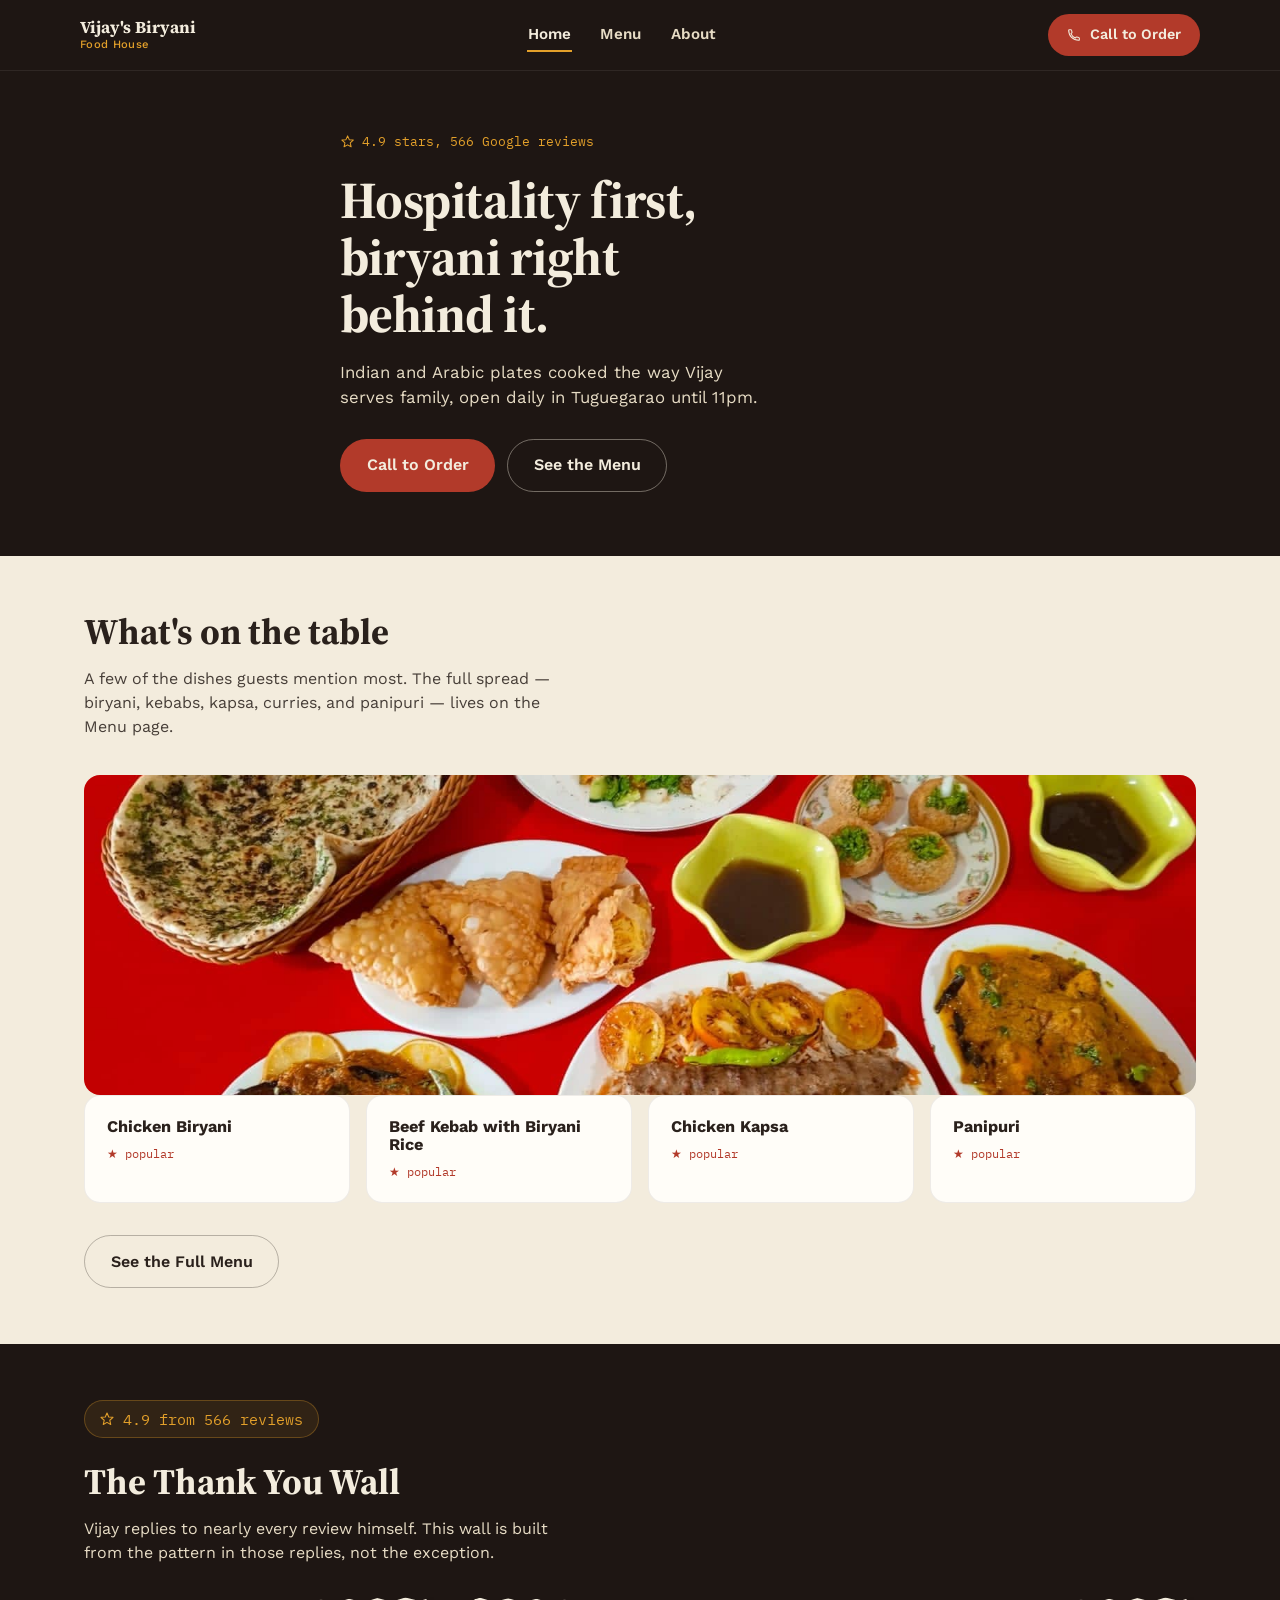
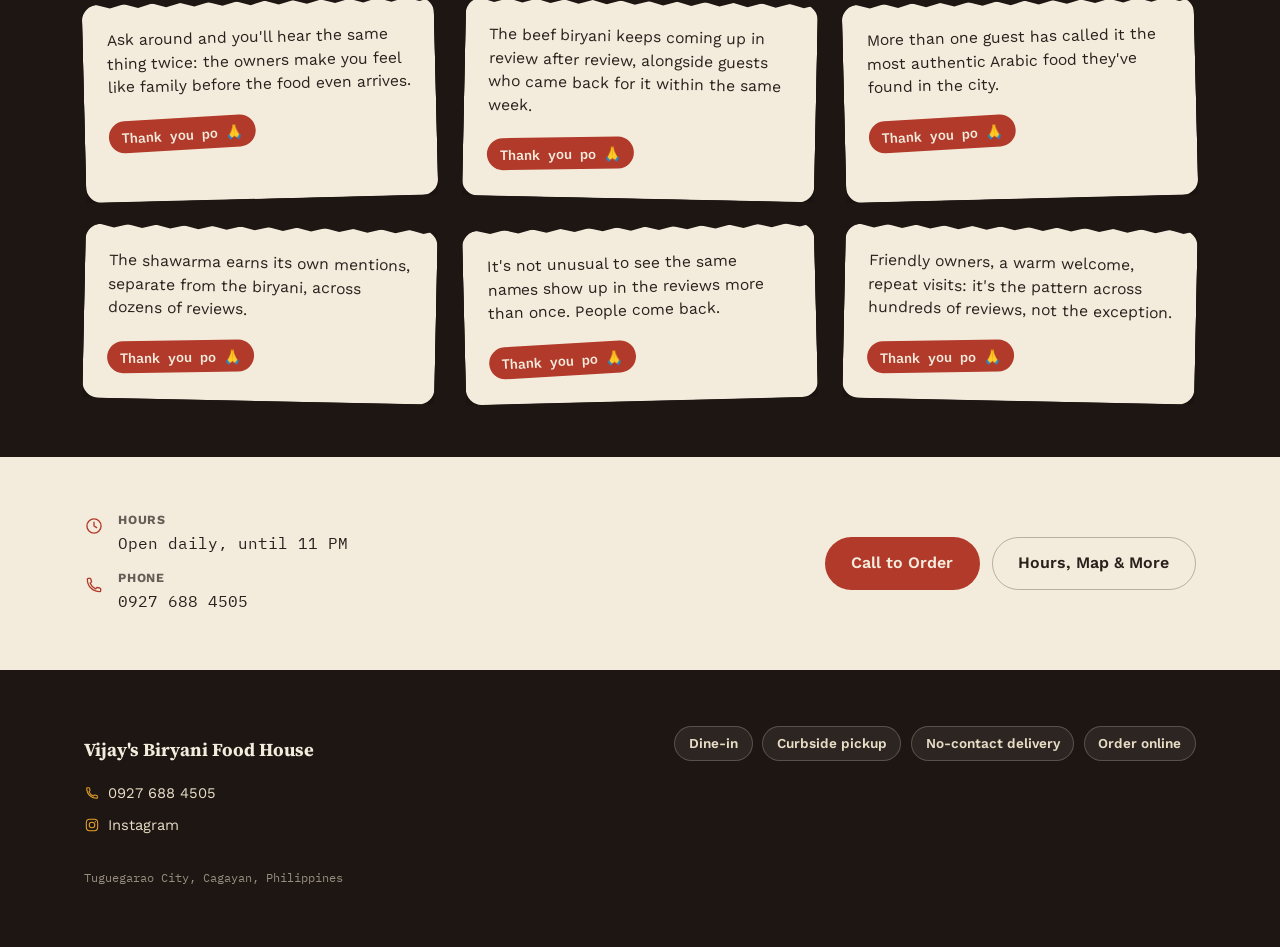
<file: index.html>
<!DOCTYPE html>
<html lang="en">
<head>
<meta charset="UTF-8">
<meta name="viewport" content="width=device-width, initial-scale=1">
<title>Vijay's Biryani Food House | Indian &amp; Arabic Food in Tuguegarao City</title>
<meta name="description" content="Vijay's Biryani Food House serves Indian and Arabic dishes in Tuguegarao City, Cagayan. Dine-in, curbside pickup, and delivery, open daily until 11 PM. Rated 4.9 stars from 566 Google reviews.">
<meta name="theme-color" content="#1E1613">
<link rel="icon" href="data:image/svg+xml,%3Csvg xmlns='http://www.w3.org/2000/svg' viewBox='0 0 100 100'%3E%3Crect width='100' height='100' rx='20' fill='%231E1613'/%3E%3Ccircle cx='50' cy='50' r='28' fill='none' stroke='%23E3A02A' stroke-width='6'/%3E%3Ccircle cx='50' cy='50' r='10' fill='%23B23A2A'/%3E%3C/svg%3E">
<link rel="preconnect" href="https://fonts.googleapis.com">
<link rel="preconnect" href="https://fonts.gstatic.com" crossorigin>
<link href="https://fonts.googleapis.com/css2?family=Work+Sans:wght@400;500;600;700&family=Source+Serif+4:ital,wght@0,600;0,700;1,600;1,700&family=IBM+Plex+Mono:wght@400;500;600&display=swap" rel="stylesheet">
<link rel="stylesheet" href="styles.css">
<!-- TODO: replace "url" and "image" below with the final vijaysbiryanifoodhouse.com domain once it's live -->
<script type="application/ld+json">
{
  "@context": "https://schema.org",
  "@type": "Restaurant",
  "name": "Vijay's Biryani Food House",
  "image": "https://vijaysbiryanifoodhouse.com/main.jpg",
  "url": "https://vijaysbiryanifoodhouse.com/",
  "telephone": "+639276884505",
  "priceRange": "₱1–₱500",
  "servesCuisine": ["Indian", "Arabic"],
  "address": {
    "@type": "PostalAddress",
    "streetAddress": "MP3V+5GV Rodriguez Residence",
    "addressLocality": "Tuguegarao City",
    "addressRegion": "Cagayan",
    "addressCountry": "PH"
  },
  "aggregateRating": {
    "@type": "AggregateRating",
    "ratingValue": "4.9",
    "reviewCount": "566"
  },
  "sameAs": [
    "https://www.instagram.com/vijaysbriyanifoodhouse/"
  ],
  "menu": "https://vijaysbiryanifoodhouse.com/menu.html",
  "acceptsReservations": "False"
}
</script>
</head>
<body>

<a class="skip-link" href="#main">Skip to content</a>

<header class="site-header">
  <div class="header-inner">
    <a class="brand" href="index.html">Vijay's Biryani<span>Food House</span></a>
    <nav class="site-nav" aria-label="Primary">
      <a href="index.html" aria-current="page">Home</a>
      <a href="menu.html">Menu</a>
      <a href="about.html">About</a>
    </nav>
    <div class="header-actions">
      <a class="btn btn-primary header-cta" href="tel:+639276884505" aria-label="Call to Order">
        <svg class="icon" viewBox="0 0 24 24" fill="none" stroke="currentColor" stroke-width="1.6" stroke-linecap="round" stroke-linejoin="round" aria-hidden="true"><path d="M4 5c0-.6.4-1 1-1h2.2c.5 0 .9.3 1 .8l.8 3a1 1 0 0 1-.3 1L7.4 10a12 12 0 0 0 6.6 6.6l1.2-1.3a1 1 0 0 1 1-.3l3 .8c.5.1.8.5.8 1V19c0 .6-.4 1-1 1C10.5 20 4 13.5 4 5Z"/></svg>
        <span class="header-cta-label">Call to Order</span>
      </a>
      <button class="nav-toggle" type="button" aria-expanded="false" aria-controls="mobile-nav-panel" aria-label="Toggle menu">
        <svg class="icon icon-menu" viewBox="0 0 24 24" fill="none" stroke="currentColor" stroke-width="1.8" stroke-linecap="round" stroke-linejoin="round" aria-hidden="true"><path d="M4 7h16M4 12h16M4 17h16"/></svg>
        <svg class="icon icon-close" viewBox="0 0 24 24" fill="none" stroke="currentColor" stroke-width="1.8" stroke-linecap="round" stroke-linejoin="round" aria-hidden="true"><path d="M6 6l12 12M18 6 6 18"/></svg>
      </button>
    </div>
  </div>
  <nav class="mobile-nav-panel" id="mobile-nav-panel" aria-label="Primary mobile">
    <a href="index.html" aria-current="page">Home</a>
    <a href="menu.html">Menu</a>
    <a href="about.html">About</a>
  </nav>
</header>

<main id="main">

  <section id="top" class="hero">
    <div class="container hero-inner">
      <p class="hero-eyebrow">
        <svg class="icon" viewBox="0 0 24 24" fill="none" stroke="currentColor" stroke-width="1.6" stroke-linecap="round" stroke-linejoin="round" aria-hidden="true"><path d="m12 3 2.6 5.9 6.4.6-4.8 4.4 1.4 6.3L12 17.1 6.4 20.2l1.4-6.3-4.8-4.4 6.4-.6L12 3Z"/></svg>
        4.9 stars, 566 Google reviews
      </p>
      <h1>Hospitality first, biryani right behind it.</h1>
      <p class="hero-sub">Indian and Arabic plates cooked the way Vijay serves family, open daily in Tuguegarao until 11pm.</p>
      <div class="hero-actions">
        <a class="btn btn-primary" href="tel:+639276884505">Call to Order</a>
        <a class="btn btn-ghost-dark" href="menu.html">See the Menu</a>
      </div>
    </div>
  </section>

  <section id="teaser" class="section-basmati">
    <div class="container">
      <div class="section-head reveal">
        <h2>What's on the table</h2>
        <p>A few of the dishes guests mention most. The full spread — biryani, kebabs, kapsa, curries, and panipuri — lives on the Menu page.</p>
      </div>

      <img class="site-photo photo-lg reveal" src="main.jpg" alt="A spread of dishes at Vijay's Biryani Food House, including naan, salad, samosas, panipuri, beef kebab with biryani rice, and curry" loading="lazy" width="1600" height="1200">

      <div class="teaser-grid">
        <div class="teaser-card reveal">
          <h3>Chicken Biryani</h3>
          <span class="star">★ popular</span>
        </div>
        <div class="teaser-card reveal">
          <h3>Beef Kebab with Biryani Rice</h3>
          <span class="star">★ popular</span>
        </div>
        <div class="teaser-card reveal">
          <h3>Chicken Kapsa</h3>
          <span class="star">★ popular</span>
        </div>
        <div class="teaser-card reveal">
          <h3>Panipuri</h3>
          <span class="star">★ popular</span>
        </div>
      </div>

      <a class="btn btn-ghost-light reveal" href="menu.html">See the Full Menu</a>
    </div>
  </section>

  <section id="thanks" class="section-char">
    <div class="container">
      <div class="section-head reveal">
        <span class="rating-badge">
          <svg class="icon" viewBox="0 0 24 24" fill="none" stroke="currentColor" stroke-width="1.6" stroke-linecap="round" stroke-linejoin="round" aria-hidden="true"><path d="m12 3 2.6 5.9 6.4.6-4.8 4.4 1.4 6.3L12 17.1 6.4 20.2l1.4-6.3-4.8-4.4 6.4-.6L12 3Z"/></svg>
          4.9 from 566 reviews
        </span>
        <h2>The Thank You Wall</h2>
        <p>Vijay replies to nearly every review himself. This wall is built from the pattern in those replies, not the exception.</p>
      </div>

      <div class="stamp-grid">
        <div class="stamp-card reveal">
          <p>Ask around and you'll hear the same thing twice: the owners make you feel like family before the food even arrives.</p>
          <span class="stamp-signoff">Thank you po 🙏</span>
        </div>
        <div class="stamp-card reveal">
          <p>The beef biryani keeps coming up in review after review, alongside guests who came back for it within the same week.</p>
          <span class="stamp-signoff">Thank you po 🙏</span>
        </div>
        <div class="stamp-card reveal">
          <p>More than one guest has called it the most authentic Arabic food they've found in the city.</p>
          <span class="stamp-signoff">Thank you po 🙏</span>
        </div>
        <div class="stamp-card reveal">
          <p>The shawarma earns its own mentions, separate from the biryani, across dozens of reviews.</p>
          <span class="stamp-signoff">Thank you po 🙏</span>
        </div>
        <div class="stamp-card reveal">
          <p>It's not unusual to see the same names show up in the reviews more than once. People come back.</p>
          <span class="stamp-signoff">Thank you po 🙏</span>
        </div>
        <div class="stamp-card reveal">
          <p>Friendly owners, a warm welcome, repeat visits: it's the pattern across hundreds of reviews, not the exception.</p>
          <span class="stamp-signoff">Thank you po 🙏</span>
        </div>
      </div>
      <!-- TODO: confirm owner's name with client for direct attribution on this wall -->
    </div>
  </section>

  <section id="visit" class="section-basmati">
    <div class="container visit-strip">
      <div class="visit-strip-facts reveal">
        <div class="fact-row">
          <svg class="icon" viewBox="0 0 24 24" fill="none" stroke="currentColor" stroke-width="1.6" stroke-linecap="round" stroke-linejoin="round" aria-hidden="true"><circle cx="12" cy="12" r="8.5"/><path d="M12 7.5V12l3.2 2"/></svg>
          <div>
            <h3>Hours</h3>
            <p class="mono">Open daily, until 11 PM</p>
          </div>
        </div>
        <div class="fact-row">
          <svg class="icon" viewBox="0 0 24 24" fill="none" stroke="currentColor" stroke-width="1.6" stroke-linecap="round" stroke-linejoin="round" aria-hidden="true"><path d="M4 5c0-.6.4-1 1-1h2.2c.5 0 .9.3 1 .8l.8 3a1 1 0 0 1-.3 1L7.4 10a12 12 0 0 0 6.6 6.6l1.2-1.3a1 1 0 0 1 1-.3l3 .8c.5.1.8.5.8 1V19c0 .6-.4 1-1 1C10.5 20 4 13.5 4 5Z"/></svg>
          <div>
            <h3>Phone</h3>
            <p class="mono">0927 688 4505</p>
          </div>
        </div>
      </div>
      <div class="visit-strip-actions reveal">
        <a class="btn btn-primary" href="tel:+639276884505">Call to Order</a>
        <a class="btn btn-ghost-light" href="about.html#visit">Hours, Map &amp; More</a>
      </div>
    </div>
  </section>

</main>

<footer class="site-footer">
  <div class="container footer-inner">
    <div>
      <p class="footer-brand">Vijay's Biryani Food House</p>
      <div class="footer-contact">
        <a href="tel:+639276884505">
          <svg class="icon" viewBox="0 0 24 24" fill="none" stroke="currentColor" stroke-width="1.6" stroke-linecap="round" stroke-linejoin="round" aria-hidden="true"><path d="M4 5c0-.6.4-1 1-1h2.2c.5 0 .9.3 1 .8l.8 3a1 1 0 0 1-.3 1L7.4 10a12 12 0 0 0 6.6 6.6l1.2-1.3a1 1 0 0 1 1-.3l3 .8c.5.1.8.5.8 1V19c0 .6-.4 1-1 1C10.5 20 4 13.5 4 5Z"/></svg>
          0927 688 4505
        </a>
        <a href="https://www.instagram.com/vijaysbriyanifoodhouse/" target="_blank" rel="noopener noreferrer">
          <svg class="icon" viewBox="0 0 24 24" fill="none" stroke="currentColor" stroke-width="1.6" stroke-linecap="round" stroke-linejoin="round" aria-hidden="true"><rect x="3.5" y="3.5" width="17" height="17" rx="5"/><circle cx="12" cy="12" r="4.2"/><circle cx="17" cy="7" r="0.9" fill="currentColor" stroke="none"/></svg>
          Instagram
        </a>
      </div>
    </div>

    <div class="badge-row">
      <span class="badge">Dine-in</span>
      <span class="badge">Curbside pickup</span>
      <span class="badge">No-contact delivery</span>
      <span class="badge">Order online</span>
    </div>
  </div>
  <div class="container">
    <p class="footer-fine">Tuguegarao City, Cagayan, Philippines</p>
  </div>
</footer>

<a class="sticky-cta" href="tel:+639276884505">
  <svg class="icon" viewBox="0 0 24 24" fill="none" stroke="currentColor" stroke-width="1.8" stroke-linecap="round" stroke-linejoin="round" aria-hidden="true"><path d="M4 5c0-.6.4-1 1-1h2.2c.5 0 .9.3 1 .8l.8 3a1 1 0 0 1-.3 1L7.4 10a12 12 0 0 0 6.6 6.6l1.2-1.3a1 1 0 0 1 1-.3l3 .8c.5.1.8.5.8 1V19c0 .6-.4 1-1 1C10.5 20 4 13.5 4 5Z"/></svg>
  Call to Order
</a>

<script src="script.js"></script>

</body>
</html>
</file>
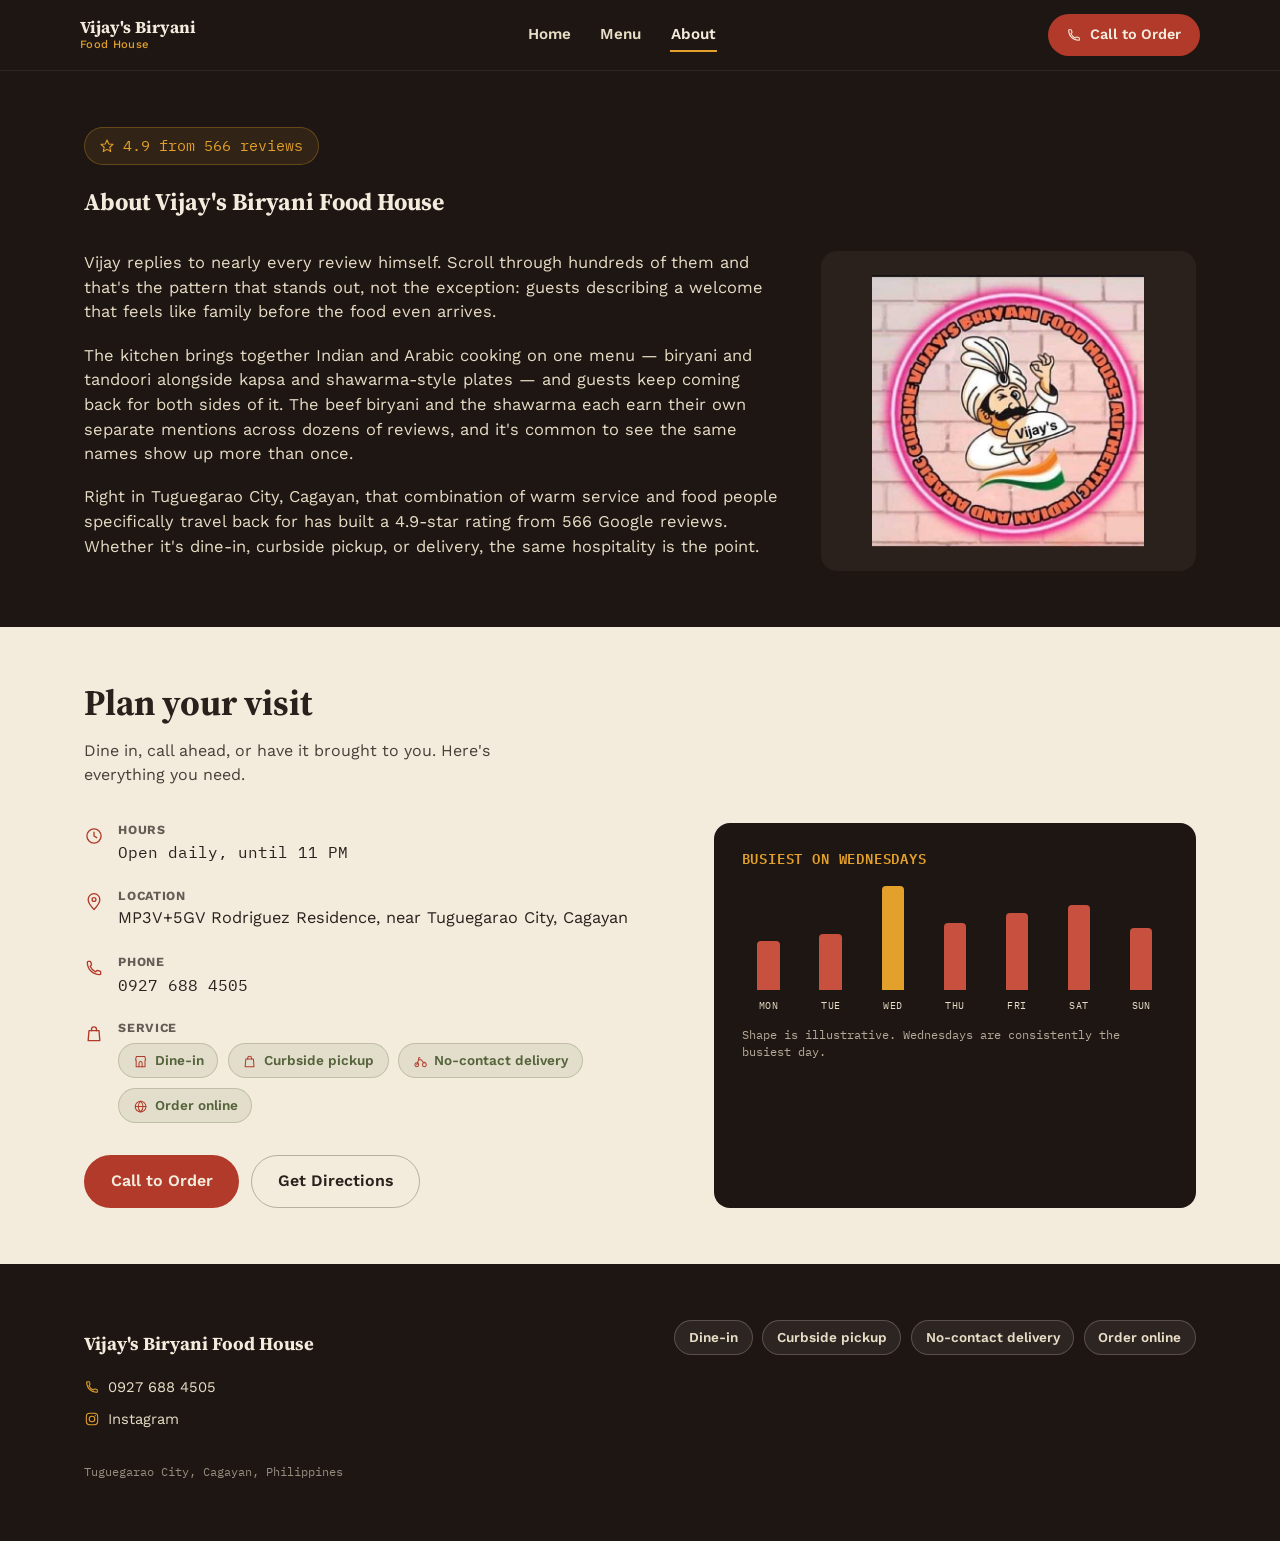
<file: about.html>
<!DOCTYPE html>
<html lang="en">
<head>
<meta charset="UTF-8">
<meta name="viewport" content="width=device-width, initial-scale=1">
<title>About | Vijay's Biryani Food House</title>
<meta name="description" content="The hospitality story behind Vijay's Biryani Food House in Tuguegarao City, plus hours, location, and how to reach us. Rated 4.9 stars from 566 Google reviews.">
<meta name="theme-color" content="#1E1613">
<link rel="icon" href="data:image/svg+xml,%3Csvg xmlns='http://www.w3.org/2000/svg' viewBox='0 0 100 100'%3E%3Crect width='100' height='100' rx='20' fill='%231E1613'/%3E%3Ccircle cx='50' cy='50' r='28' fill='none' stroke='%23E3A02A' stroke-width='6'/%3E%3Ccircle cx='50' cy='50' r='10' fill='%23B23A2A'/%3E%3C/svg%3E">
<link rel="preconnect" href="https://fonts.googleapis.com">
<link rel="preconnect" href="https://fonts.gstatic.com" crossorigin>
<link href="https://fonts.googleapis.com/css2?family=Work+Sans:wght@400;500;600;700&family=Source+Serif+4:ital,wght@0,600;0,700;1,600;1,700&family=IBM+Plex+Mono:wght@400;500;600&display=swap" rel="stylesheet">
<link rel="stylesheet" href="styles.css">
<!-- TODO: replace "url" and "image" below with the final vijaysbiryanifoodhouse.com domain once it's live -->
<script type="application/ld+json">
{
  "@context": "https://schema.org",
  "@type": "Restaurant",
  "name": "Vijay's Biryani Food House",
  "image": "https://vijaysbiryanifoodhouse.com/main.jpg",
  "url": "https://vijaysbiryanifoodhouse.com/",
  "telephone": "+639276884505",
  "priceRange": "₱1–₱500",
  "servesCuisine": ["Indian", "Arabic"],
  "address": {
    "@type": "PostalAddress",
    "streetAddress": "MP3V+5GV Rodriguez Residence",
    "addressLocality": "Tuguegarao City",
    "addressRegion": "Cagayan",
    "addressCountry": "PH"
  },
  "aggregateRating": {
    "@type": "AggregateRating",
    "ratingValue": "4.9",
    "reviewCount": "566"
  },
  "sameAs": [
    "https://www.instagram.com/vijaysbriyanifoodhouse/"
  ],
  "menu": "https://vijaysbiryanifoodhouse.com/menu.html",
  "acceptsReservations": "False"
}
</script>
</head>
<body>

<a class="skip-link" href="#main">Skip to content</a>

<header class="site-header">
  <div class="header-inner">
    <a class="brand" href="index.html">Vijay's Biryani<span>Food House</span></a>
    <nav class="site-nav" aria-label="Primary">
      <a href="index.html">Home</a>
      <a href="menu.html">Menu</a>
      <a href="about.html" aria-current="page">About</a>
    </nav>
    <div class="header-actions">
      <a class="btn btn-primary header-cta" href="tel:+639276884505" aria-label="Call to Order">
        <svg class="icon" viewBox="0 0 24 24" fill="none" stroke="currentColor" stroke-width="1.6" stroke-linecap="round" stroke-linejoin="round" aria-hidden="true"><path d="M4 5c0-.6.4-1 1-1h2.2c.5 0 .9.3 1 .8l.8 3a1 1 0 0 1-.3 1L7.4 10a12 12 0 0 0 6.6 6.6l1.2-1.3a1 1 0 0 1 1-.3l3 .8c.5.1.8.5.8 1V19c0 .6-.4 1-1 1C10.5 20 4 13.5 4 5Z"/></svg>
        <span class="header-cta-label">Call to Order</span>
      </a>
      <button class="nav-toggle" type="button" aria-expanded="false" aria-controls="mobile-nav-panel" aria-label="Toggle menu">
        <svg class="icon icon-menu" viewBox="0 0 24 24" fill="none" stroke="currentColor" stroke-width="1.8" stroke-linecap="round" stroke-linejoin="round" aria-hidden="true"><path d="M4 7h16M4 12h16M4 17h16"/></svg>
        <svg class="icon icon-close" viewBox="0 0 24 24" fill="none" stroke="currentColor" stroke-width="1.8" stroke-linecap="round" stroke-linejoin="round" aria-hidden="true"><path d="M6 6l12 12M18 6 6 18"/></svg>
      </button>
    </div>
  </div>
  <nav class="mobile-nav-panel" id="mobile-nav-panel" aria-label="Primary mobile">
    <a href="index.html">Home</a>
    <a href="menu.html">Menu</a>
    <a href="about.html" aria-current="page">About</a>
  </nav>
</header>

<main id="main">

  <section id="story" class="section-char">
    <div class="container">
      <div class="section-head reveal">
        <span class="rating-badge">
          <svg class="icon" viewBox="0 0 24 24" fill="none" stroke="currentColor" stroke-width="1.6" stroke-linecap="round" stroke-linejoin="round" aria-hidden="true"><path d="m12 3 2.6 5.9 6.4.6-4.8 4.4 1.4 6.3L12 17.1 6.4 20.2l1.4-6.3-4.8-4.4 6.4-.6L12 3Z"/></svg>
          4.9 from 566 reviews
        </span>
        <h1>About Vijay's Biryani Food House</h1>
      </div>

      <div class="story-grid">
        <div class="story-copy reveal">
          <p>Vijay replies to nearly every review himself. Scroll through hundreds of them and that's the pattern that stands out, not the exception: guests describing a welcome that feels like family before the food even arrives.</p>
          <p>The kitchen brings together Indian and Arabic cooking on one menu — biryani and tandoori alongside kapsa and shawarma-style plates — and guests keep coming back for both sides of it. The beef biryani and the shawarma each earn their own separate mentions across dozens of reviews, and it's common to see the same names show up more than once.</p>
          <p>Right in Tuguegarao City, Cagayan, that combination of warm service and food people specifically travel back for has built a 4.9-star rating from 566 Google reviews. Whether it's dine-in, curbside pickup, or delivery, the same hospitality is the point.</p>
        </div>
        <div class="story-photo reveal">
          <img class="site-photo photo-logo" src="vijaylogo.jpg" alt="Vijay's Biryani Food House logo" loading="lazy" width="567" height="567">
        </div>
      </div>
      <!-- TODO: confirm owner's name with client for direct attribution -->
    </div>
  </section>

  <section id="visit" class="section-basmati">
    <div class="container">
      <div class="section-head reveal">
        <h2>Plan your visit</h2>
        <p>Dine in, call ahead, or have it brought to you. Here's everything you need.</p>
      </div>

      <div class="visit-grid">
        <div class="visit-facts reveal">

          <div class="fact-row">
            <svg class="icon" viewBox="0 0 24 24" fill="none" stroke="currentColor" stroke-width="1.6" stroke-linecap="round" stroke-linejoin="round" aria-hidden="true"><circle cx="12" cy="12" r="8.5"/><path d="M12 7.5V12l3.2 2"/></svg>
            <div>
              <h3>Hours</h3>
              <p class="mono">Open daily, until 11 PM</p>
            </div>
          </div>

          <div class="fact-row">
            <svg class="icon" viewBox="0 0 24 24" fill="none" stroke="currentColor" stroke-width="1.6" stroke-linecap="round" stroke-linejoin="round" aria-hidden="true"><path d="M12 21s7-7.2 7-12a7 7 0 1 0-14 0c0 4.8 7 12 7 12Z"/><circle cx="12" cy="9" r="2.3"/></svg>
            <div>
              <h3>Location</h3>
              <p>MP3V+5GV Rodriguez Residence, near Tuguegarao City, Cagayan</p>
            </div>
          </div>

          <div class="fact-row">
            <svg class="icon" viewBox="0 0 24 24" fill="none" stroke="currentColor" stroke-width="1.6" stroke-linecap="round" stroke-linejoin="round" aria-hidden="true"><path d="M4 5c0-.6.4-1 1-1h2.2c.5 0 .9.3 1 .8l.8 3a1 1 0 0 1-.3 1L7.4 10a12 12 0 0 0 6.6 6.6l1.2-1.3a1 1 0 0 1 1-.3l3 .8c.5.1.8.5.8 1V19c0 .6-.4 1-1 1C10.5 20 4 13.5 4 5Z"/></svg>
            <div>
              <h3>Phone</h3>
              <p class="mono">0927 688 4505</p>
            </div>
          </div>

          <div class="fact-row">
            <svg class="icon" viewBox="0 0 24 24" fill="none" stroke="currentColor" stroke-width="1.6" stroke-linecap="round" stroke-linejoin="round" aria-hidden="true"><path d="M6 8h12l1 12H5L6 8Z"/><path d="M9 8V6.5a3 3 0 0 1 6 0V8"/></svg>
            <div>
              <h3>Service</h3>
              <div class="badge-row">
                <span class="badge">
                  <svg class="icon" viewBox="0 0 24 24" fill="none" stroke="currentColor" stroke-width="1.6" stroke-linecap="round" stroke-linejoin="round" aria-hidden="true"><path d="M4 9.5 5.2 4h13.6L20 9.5"/><path d="M5 9.5V20h14V9.5"/><path d="M9.5 20v-5.5a2.5 2.5 0 0 1 5 0V20"/></svg>
                  Dine-in
                </span>
                <span class="badge">
                  <svg class="icon" viewBox="0 0 24 24" fill="none" stroke="currentColor" stroke-width="1.6" stroke-linecap="round" stroke-linejoin="round" aria-hidden="true"><path d="M6 8h12l1 12H5L6 8Z"/><path d="M9 8V6.5a3 3 0 0 1 6 0V8"/></svg>
                  Curbside pickup
                </span>
                <span class="badge">
                  <svg class="icon" viewBox="0 0 24 24" fill="none" stroke="currentColor" stroke-width="1.6" stroke-linecap="round" stroke-linejoin="round" aria-hidden="true"><circle cx="6" cy="17" r="3"/><circle cx="18" cy="17" r="3"/><path d="M6 17 9 9h4l3 4h3"/><path d="M9 9V6h2"/></svg>
                  No-contact delivery
                </span>
                <span class="badge">
                  <svg class="icon" viewBox="0 0 24 24" fill="none" stroke="currentColor" stroke-width="1.6" stroke-linecap="round" stroke-linejoin="round" aria-hidden="true"><circle cx="12" cy="12" r="8.5"/><path d="M3.5 12h17M12 3.5c2.5 2.3 3.8 5.3 3.8 8.5s-1.3 6.2-3.8 8.5c-2.5-2.3-3.8-5.3-3.8-8.5S9.5 5.8 12 3.5Z"/></svg>
                  Order online
                </span>
              </div>
            </div>
          </div>

          <div class="visit-actions">
            <a class="btn btn-primary" href="tel:+639276884505">Call to Order</a>
            <a class="btn btn-ghost-light" href="https://www.google.com/maps/search/?api=1&amp;query=MP3V%2B5GV+Tuguegarao+City%2C+Cagayan" target="_blank" rel="noopener noreferrer">Get Directions</a>
          </div>
        </div>

        <div class="popular-times reveal">
          <h3>Busiest on Wednesdays</h3>
          <div class="bars">
            <div class="bar-col"><div class="bar" style="height:38%"></div><span class="bar-label">MON</span></div>
            <div class="bar-col"><div class="bar" style="height:44%"></div><span class="bar-label">TUE</span></div>
            <div class="bar-col is-peak"><div class="bar" style="height:100%"></div><span class="bar-label">WED</span></div>
            <div class="bar-col"><div class="bar" style="height:52%"></div><span class="bar-label">THU</span></div>
            <div class="bar-col"><div class="bar" style="height:60%"></div><span class="bar-label">FRI</span></div>
            <div class="bar-col"><div class="bar" style="height:66%"></div><span class="bar-label">SAT</span></div>
            <div class="bar-col"><div class="bar" style="height:48%"></div><span class="bar-label">SUN</span></div>
          </div>
          <p class="caption">Shape is illustrative. Wednesdays are consistently the busiest day.</p>
        </div>
      </div>
    </div>
  </section>

</main>

<footer class="site-footer">
  <div class="container footer-inner">
    <div>
      <p class="footer-brand">Vijay's Biryani Food House</p>
      <div class="footer-contact">
        <a href="tel:+639276884505">
          <svg class="icon" viewBox="0 0 24 24" fill="none" stroke="currentColor" stroke-width="1.6" stroke-linecap="round" stroke-linejoin="round" aria-hidden="true"><path d="M4 5c0-.6.4-1 1-1h2.2c.5 0 .9.3 1 .8l.8 3a1 1 0 0 1-.3 1L7.4 10a12 12 0 0 0 6.6 6.6l1.2-1.3a1 1 0 0 1 1-.3l3 .8c.5.1.8.5.8 1V19c0 .6-.4 1-1 1C10.5 20 4 13.5 4 5Z"/></svg>
          0927 688 4505
        </a>
        <a href="https://www.instagram.com/vijaysbriyanifoodhouse/" target="_blank" rel="noopener noreferrer">
          <svg class="icon" viewBox="0 0 24 24" fill="none" stroke="currentColor" stroke-width="1.6" stroke-linecap="round" stroke-linejoin="round" aria-hidden="true"><rect x="3.5" y="3.5" width="17" height="17" rx="5"/><circle cx="12" cy="12" r="4.2"/><circle cx="17" cy="7" r="0.9" fill="currentColor" stroke="none"/></svg>
          Instagram
        </a>
      </div>
    </div>

    <div class="badge-row">
      <span class="badge">Dine-in</span>
      <span class="badge">Curbside pickup</span>
      <span class="badge">No-contact delivery</span>
      <span class="badge">Order online</span>
    </div>
  </div>
  <div class="container">
    <p class="footer-fine">Tuguegarao City, Cagayan, Philippines</p>
  </div>
</footer>

<a class="sticky-cta" href="tel:+639276884505">
  <svg class="icon" viewBox="0 0 24 24" fill="none" stroke="currentColor" stroke-width="1.8" stroke-linecap="round" stroke-linejoin="round" aria-hidden="true"><path d="M4 5c0-.6.4-1 1-1h2.2c.5 0 .9.3 1 .8l.8 3a1 1 0 0 1-.3 1L7.4 10a12 12 0 0 0 6.6 6.6l1.2-1.3a1 1 0 0 1 1-.3l3 .8c.5.1.8.5.8 1V19c0 .6-.4 1-1 1C10.5 20 4 13.5 4 5Z"/></svg>
  Call to Order
</a>

<script src="script.js"></script>

</body>
</html>
</file>
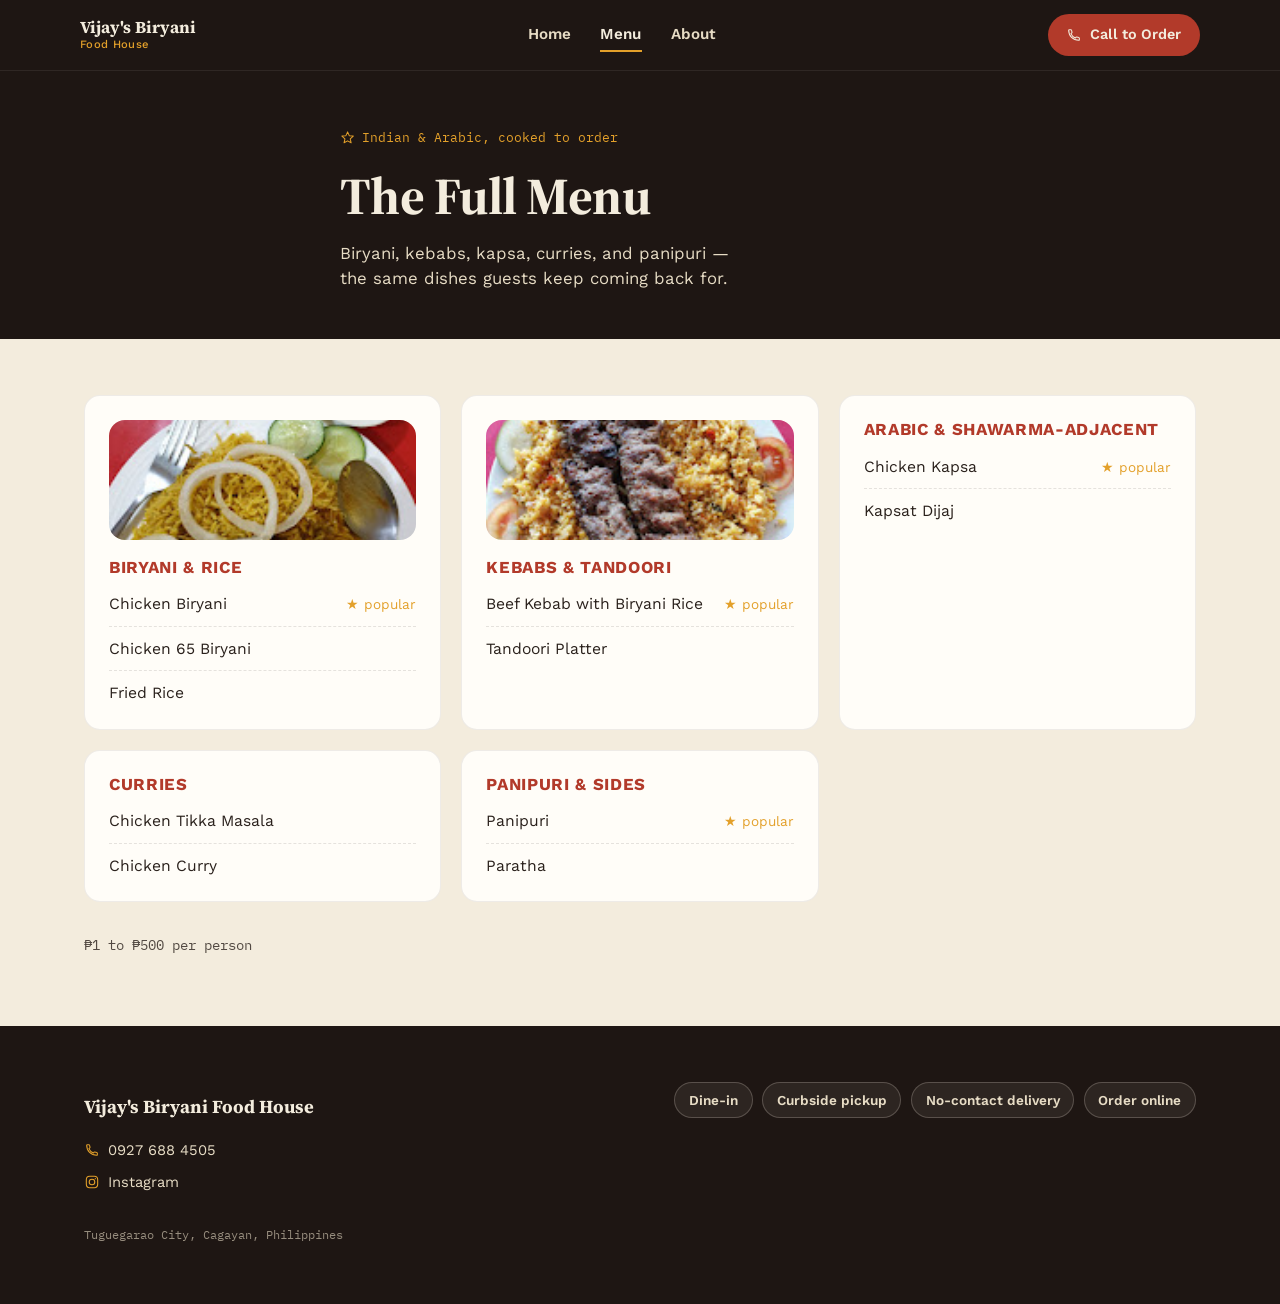
<file: menu.html>
<!DOCTYPE html>
<html lang="en">
<head>
<meta charset="UTF-8">
<meta name="viewport" content="width=device-width, initial-scale=1">
<title>Menu | Vijay's Biryani Food House</title>
<meta name="description" content="Full menu at Vijay's Biryani Food House: Biryani &amp; Rice, Kebabs &amp; Tandoori, Arabic &amp; Shawarma-adjacent, Curries, and Panipuri &amp; Sides. Tuguegarao City, Cagayan.">
<meta name="theme-color" content="#1E1613">
<link rel="icon" href="data:image/svg+xml,%3Csvg xmlns='http://www.w3.org/2000/svg' viewBox='0 0 100 100'%3E%3Crect width='100' height='100' rx='20' fill='%231E1613'/%3E%3Ccircle cx='50' cy='50' r='28' fill='none' stroke='%23E3A02A' stroke-width='6'/%3E%3Ccircle cx='50' cy='50' r='10' fill='%23B23A2A'/%3E%3C/svg%3E">
<link rel="preconnect" href="https://fonts.googleapis.com">
<link rel="preconnect" href="https://fonts.gstatic.com" crossorigin>
<link href="https://fonts.googleapis.com/css2?family=Work+Sans:wght@400;500;600;700&family=Source+Serif+4:ital,wght@0,600;0,700;1,600;1,700&family=IBM+Plex+Mono:wght@400;500;600&display=swap" rel="stylesheet">
<link rel="stylesheet" href="styles.css">
<!-- TODO: replace "url" and "image" below with the final vijaysbiryanifoodhouse.com domain once it's live -->
<script type="application/ld+json">
{
  "@context": "https://schema.org",
  "@type": "Restaurant",
  "name": "Vijay's Biryani Food House",
  "image": "https://vijaysbiryanifoodhouse.com/main.jpg",
  "url": "https://vijaysbiryanifoodhouse.com/",
  "telephone": "+639276884505",
  "priceRange": "₱1–₱500",
  "servesCuisine": ["Indian", "Arabic"],
  "address": {
    "@type": "PostalAddress",
    "streetAddress": "MP3V+5GV Rodriguez Residence",
    "addressLocality": "Tuguegarao City",
    "addressRegion": "Cagayan",
    "addressCountry": "PH"
  },
  "aggregateRating": {
    "@type": "AggregateRating",
    "ratingValue": "4.9",
    "reviewCount": "566"
  },
  "sameAs": [
    "https://www.instagram.com/vijaysbriyanifoodhouse/"
  ],
  "menu": "https://vijaysbiryanifoodhouse.com/menu.html",
  "acceptsReservations": "False"
}
</script>
</head>
<body>

<a class="skip-link" href="#main">Skip to content</a>

<header class="site-header">
  <div class="header-inner">
    <a class="brand" href="index.html">Vijay's Biryani<span>Food House</span></a>
    <nav class="site-nav" aria-label="Primary">
      <a href="index.html">Home</a>
      <a href="menu.html" aria-current="page">Menu</a>
      <a href="about.html">About</a>
    </nav>
    <div class="header-actions">
      <a class="btn btn-primary header-cta" href="tel:+639276884505" aria-label="Call to Order">
        <svg class="icon" viewBox="0 0 24 24" fill="none" stroke="currentColor" stroke-width="1.6" stroke-linecap="round" stroke-linejoin="round" aria-hidden="true"><path d="M4 5c0-.6.4-1 1-1h2.2c.5 0 .9.3 1 .8l.8 3a1 1 0 0 1-.3 1L7.4 10a12 12 0 0 0 6.6 6.6l1.2-1.3a1 1 0 0 1 1-.3l3 .8c.5.1.8.5.8 1V19c0 .6-.4 1-1 1C10.5 20 4 13.5 4 5Z"/></svg>
        <span class="header-cta-label">Call to Order</span>
      </a>
      <button class="nav-toggle" type="button" aria-expanded="false" aria-controls="mobile-nav-panel" aria-label="Toggle menu">
        <svg class="icon icon-menu" viewBox="0 0 24 24" fill="none" stroke="currentColor" stroke-width="1.8" stroke-linecap="round" stroke-linejoin="round" aria-hidden="true"><path d="M4 7h16M4 12h16M4 17h16"/></svg>
        <svg class="icon icon-close" viewBox="0 0 24 24" fill="none" stroke="currentColor" stroke-width="1.8" stroke-linecap="round" stroke-linejoin="round" aria-hidden="true"><path d="M6 6l12 12M18 6 6 18"/></svg>
      </button>
    </div>
  </div>
  <nav class="mobile-nav-panel" id="mobile-nav-panel" aria-label="Primary mobile">
    <a href="index.html">Home</a>
    <a href="menu.html" aria-current="page">Menu</a>
    <a href="about.html">About</a>
  </nav>
</header>

<main id="main">

  <section class="hero hero-page">
    <div class="container hero-inner">
      <p class="hero-eyebrow">
        <svg class="icon" viewBox="0 0 24 24" fill="none" stroke="currentColor" stroke-width="1.6" stroke-linecap="round" stroke-linejoin="round" aria-hidden="true"><path d="m12 3 2.6 5.9 6.4.6-4.8 4.4 1.4 6.3L12 17.1 6.4 20.2l1.4-6.3-4.8-4.4 6.4-.6L12 3Z"/></svg>
        Indian &amp; Arabic, cooked to order
      </p>
      <h1>The Full Menu</h1>
      <p class="hero-sub">Biryani, kebabs, kapsa, curries, and panipuri — the same dishes guests keep coming back for.</p>
    </div>
  </section>

  <section id="menu" class="section-basmati">
    <div class="container">
      <div class="menu-groups">
        <div class="menu-card reveal">
          <img class="site-photo photo-sm" src="biryani.jpg" alt="Chicken biryani plated with onion rings, served with condiments" loading="lazy" width="172" height="224">
          <h3>Biryani &amp; Rice</h3>
          <ul>
            <li><span>Chicken Biryani</span><span class="star">★ popular</span></li>
            <li><span>Chicken 65 Biryani</span><span></span></li>
            <li><span>Fried Rice</span><span></span></li>
          </ul>
        </div>
        <div class="menu-card reveal">
          <img class="site-photo photo-sm" src="kebab.jpg" alt="Beef kebab skewers served over biryani rice with tomato and cucumber" loading="lazy" width="172" height="224">
          <h3>Kebabs &amp; Tandoori</h3>
          <ul>
            <li><span>Beef Kebab with Biryani Rice</span><span class="star">★ popular</span></li>
            <li><span>Tandoori Platter</span><span></span></li>
          </ul>
        </div>
        <div class="menu-card reveal">
          <h3>Arabic &amp; Shawarma-adjacent</h3>
          <ul>
            <li><span>Chicken Kapsa</span><span class="star">★ popular</span></li>
            <li><span>Kapsat Dijaj</span><span></span></li>
          </ul>
        </div>
        <div class="menu-card reveal">
          <h3>Curries</h3>
          <ul>
            <li><span>Chicken Tikka Masala</span><span></span></li>
            <li><span>Chicken Curry</span><span></span></li>
          </ul>
        </div>
        <div class="menu-card reveal">
          <h3>Panipuri &amp; Sides</h3>
          <ul>
            <li><span>Panipuri</span><span class="star">★ popular</span></li>
            <li><span>Paratha</span><span></span></li>
          </ul>
        </div>
      </div>

      <p class="price-note">₱1 to ₱500 per person <!-- TODO: confirm exact per-dish prices with client --></p>
    </div>
  </section>

</main>

<footer class="site-footer">
  <div class="container footer-inner">
    <div>
      <p class="footer-brand">Vijay's Biryani Food House</p>
      <div class="footer-contact">
        <a href="tel:+639276884505">
          <svg class="icon" viewBox="0 0 24 24" fill="none" stroke="currentColor" stroke-width="1.6" stroke-linecap="round" stroke-linejoin="round" aria-hidden="true"><path d="M4 5c0-.6.4-1 1-1h2.2c.5 0 .9.3 1 .8l.8 3a1 1 0 0 1-.3 1L7.4 10a12 12 0 0 0 6.6 6.6l1.2-1.3a1 1 0 0 1 1-.3l3 .8c.5.1.8.5.8 1V19c0 .6-.4 1-1 1C10.5 20 4 13.5 4 5Z"/></svg>
          0927 688 4505
        </a>
        <a href="https://www.instagram.com/vijaysbriyanifoodhouse/" target="_blank" rel="noopener noreferrer">
          <svg class="icon" viewBox="0 0 24 24" fill="none" stroke="currentColor" stroke-width="1.6" stroke-linecap="round" stroke-linejoin="round" aria-hidden="true"><rect x="3.5" y="3.5" width="17" height="17" rx="5"/><circle cx="12" cy="12" r="4.2"/><circle cx="17" cy="7" r="0.9" fill="currentColor" stroke="none"/></svg>
          Instagram
        </a>
      </div>
    </div>

    <div class="badge-row">
      <span class="badge">Dine-in</span>
      <span class="badge">Curbside pickup</span>
      <span class="badge">No-contact delivery</span>
      <span class="badge">Order online</span>
    </div>
  </div>
  <div class="container">
    <p class="footer-fine">Tuguegarao City, Cagayan, Philippines</p>
  </div>
</footer>

<a class="sticky-cta" href="tel:+639276884505">
  <svg class="icon" viewBox="0 0 24 24" fill="none" stroke="currentColor" stroke-width="1.8" stroke-linecap="round" stroke-linejoin="round" aria-hidden="true"><path d="M4 5c0-.6.4-1 1-1h2.2c.5 0 .9.3 1 .8l.8 3a1 1 0 0 1-.3 1L7.4 10a12 12 0 0 0 6.6 6.6l1.2-1.3a1 1 0 0 1 1-.3l3 .8c.5.1.8.5.8 1V19c0 .6-.4 1-1 1C10.5 20 4 13.5 4 5Z"/></svg>
  Call to Order
</a>

<script src="script.js"></script>

</body>
</html>
</file>
<file: styles.css>
/* ============================================================
   STRUCTURAL LOGIC (per design brief, kept here so it isn't
   lost in revisions):
   Sections alternate --char (tandoor charcoal, kitchen-glow)
   and --basmati (dining-room cream), now applied across pages
   as well as within them. Hospitality/warmth moments (hero,
   Thank You Wall, the About story) are char. Practical/planning
   moments (menu, hours/location) are basmati. The footer returns
   to char to close the bracket the header opened. Shape system:
   buttons are full-pill, cards use a 16px soft radius, applied
   consistently throughout.
   ============================================================ */

:root {
  --char: #1E1613;
  --char-soft: #2A211C;
  --ember: #B23A2A;
  --ember-soft: #C8503F;
  --saffron: #E3A02A;
  --basmati: #F3ECDD;
  --basmati-dim: #E7DCC5;
  --coriander: #56643C;
  --ink: #2A211C;

  --font-display: "Source Serif 4", Georgia, serif;
  --font-body: "Work Sans", -apple-system, sans-serif;
  --font-mono: "IBM Plex Mono", ui-monospace, monospace;

  --radius-card: 16px;
  --radius-pill: 999px;

  --max-w: 72rem;
}

*, *::before, *::after { box-sizing: border-box; }
html { scroll-behavior: smooth; overflow-x: hidden; }
@media (prefers-reduced-motion: reduce) {
  html { scroll-behavior: auto; }
}

body {
  margin: 0;
  font-family: var(--font-body);
  background: var(--basmati);
  color: var(--ink);
  line-height: 1.5;
  -webkit-font-smoothing: antialiased;
  overflow-x: hidden;
}

img, svg { display: block; max-width: 100%; }
a { color: inherit; text-decoration: none; }

h1, h2, h3 { font-family: var(--font-display); font-weight: 700; margin: 0; line-height: 1.1; }

.container {
  max-width: var(--max-w);
  margin: 0 auto;
  padding-inline: 1.25rem;
}

.icon { width: 1.25rem; height: 1.25rem; flex-shrink: 0; }

/* -------------------- focus & a11y -------------------- */

.skip-link {
  position: absolute;
  left: 1rem;
  top: -3rem;
  background: var(--saffron);
  color: var(--char);
  padding: 0.6rem 1rem;
  border-radius: 8px;
  font-weight: 600;
  transition: top 0.2s ease;
  z-index: 100;
}
.skip-link:focus { top: 1rem; }

:focus-visible {
  outline: 3px solid var(--saffron);
  outline-offset: 2px;
}

/* -------------------- buttons -------------------- */

.btn {
  display: inline-flex;
  align-items: center;
  justify-content: center;
  gap: 0.5rem;
  white-space: nowrap;
  font-family: var(--font-body);
  font-weight: 600;
  font-size: 1rem;
  padding: 0.85rem 1.6rem;
  border-radius: var(--radius-pill);
  border: 1px solid transparent;
  cursor: pointer;
  transition: transform 0.15s ease;
}
@media (prefers-reduced-motion: reduce) { .btn { transition: none; } }
.btn:active { transform: scale(0.98); }

.btn-primary {
  background: var(--ember);
  color: var(--basmati);
}
.btn-primary:hover { background: var(--ember-soft); }

.btn-ghost-dark {
  background: transparent;
  color: var(--basmati);
  border-color: rgba(243, 236, 221, 0.4);
}
.btn-ghost-dark:hover { border-color: var(--basmati); }

.btn-ghost-light {
  background: transparent;
  color: var(--ink);
  border-color: rgba(42, 33, 28, 0.3);
}
.btn-ghost-light:hover { border-color: var(--ink); }

/* -------------------- header -------------------- */

.site-header {
  background: var(--char);
  position: sticky;
  top: 0;
  z-index: 40;
  border-bottom: 1px solid rgba(243, 236, 221, 0.08);
}
.header-inner {
  max-width: var(--max-w);
  margin: 0 auto;
  padding: 0.85rem 1rem;
  display: flex;
  align-items: center;
  justify-content: space-between;
  gap: 0.75rem;
  min-height: 64px;
}
.brand {
  font-family: var(--font-display);
  font-weight: 700;
  color: var(--basmati);
  font-size: 1.05rem;
  line-height: 1.2;
  min-width: 0;
  flex-shrink: 1;
}
.brand span { display: block; font-family: var(--font-body); font-weight: 500; font-size: 0.7rem; letter-spacing: 0.03em; color: var(--saffron); }
.header-cta { padding: 0.6rem 1.1rem; font-size: 0.9rem; flex-shrink: 0; }
.header-cta .icon { width: 1rem; height: 1rem; }

.header-actions { display: flex; align-items: center; gap: 0.5rem; flex-shrink: 0; }

/* -------------------- primary nav (desktop) -------------------- */

.site-nav {
  display: none;
  align-items: center;
  gap: 1.75rem;
  font-weight: 600;
  font-size: 0.95rem;
}
.site-nav a {
  color: var(--basmati-dim);
  padding: 0.3rem 0.05rem;
  border-bottom: 2px solid transparent;
}
.site-nav a:hover { color: var(--basmati); }
.site-nav a[aria-current="page"] { color: var(--basmati); border-bottom-color: var(--saffron); }

/* -------------------- nav toggle (mobile) -------------------- */

.nav-toggle {
  display: inline-flex;
  align-items: center;
  justify-content: center;
  width: 2.5rem;
  height: 2.5rem;
  background: transparent;
  border: 1px solid rgba(243, 236, 221, 0.3);
  border-radius: 8px;
  color: var(--basmati);
  cursor: pointer;
  flex-shrink: 0;
  padding: 0;
}
.nav-toggle .icon { width: 1.3rem; height: 1.3rem; }
.nav-toggle .icon-close { display: none; }
.nav-toggle[aria-expanded="true"] .icon-menu { display: none; }
.nav-toggle[aria-expanded="true"] .icon-close { display: block; }

.mobile-nav-panel {
  display: none;
  flex-direction: column;
  background: var(--char);
  border-top: 1px solid rgba(243, 236, 221, 0.08);
  padding: 0.25rem 1.25rem 1.25rem;
}
.mobile-nav-panel.is-open { display: flex; }
.mobile-nav-panel a {
  padding: 0.9rem 0.25rem;
  font-weight: 600;
  font-size: 1rem;
  color: var(--basmati-dim);
  border-bottom: 1px solid rgba(243, 236, 221, 0.08);
}
.mobile-nav-panel a:last-child { border-bottom: none; }
.mobile-nav-panel a[aria-current="page"] { color: var(--saffron); }

@media (min-width: 768px) {
  .site-nav { display: flex; }
  .nav-toggle { display: none; }
  .mobile-nav-panel { display: none !important; }
}

@media (max-width: 420px) {
  .brand { font-size: 0.92rem; }
  .header-cta { padding: 0.6rem 0.7rem; }
  .header-cta .header-cta-label { position: absolute; width: 1px; height: 1px; padding: 0; margin: -1px; overflow: hidden; clip: rect(0,0,0,0); white-space: nowrap; border: 0; }
}

/* -------------------- hero -------------------- */

.hero {
  background: var(--char);
  color: var(--basmati);
  padding-block: 3rem 4rem;
}
.hero-inner {
  max-width: 40rem;
}
.hero-eyebrow {
  display: inline-flex;
  align-items: center;
  gap: 0.4rem;
  font-family: var(--font-mono);
  font-size: 0.8rem;
  color: var(--saffron);
  margin-bottom: 1.25rem;
}
.hero-eyebrow .icon { width: 0.95rem; height: 0.95rem; color: var(--saffron); }
.hero h1 {
  font-size: clamp(2rem, 5.5vw + 0.6rem, 3.25rem);
  letter-spacing: -0.01em;
  margin-bottom: 1.1rem;
  max-width: 15ch;
}
.hero-sub {
  font-size: 1.05rem;
  color: var(--basmati-dim);
  max-width: 42ch;
  margin-bottom: 1.75rem;
}
.hero-actions {
  display: flex;
  flex-wrap: wrap;
  gap: 0.75rem;
}

/* page-hero: smaller variant used to open Menu (no hero image/CTA row) */
.hero.hero-page { padding-block: 2.75rem 3rem; }
.hero.hero-page h1 { max-width: 20ch; margin-bottom: 0.75rem; }
.hero.hero-page .hero-sub { margin-bottom: 0; }

/* -------------------- section shells -------------------- */

section { padding-block: 3.5rem; }
.section-basmati { background: var(--basmati); }
.section-char { background: var(--char); color: var(--basmati); }

.section-head { max-width: 38rem; margin-bottom: 2.25rem; }
.section-head h2 { font-size: clamp(1.6rem, 3vw + 0.6rem, 2.25rem); margin-bottom: 0.6rem; }
.section-head p { font-size: 1rem; max-width: 48ch; }
.section-basmati .section-head p { color: var(--char-soft); opacity: 0.85; }
.section-char .section-head p { color: var(--basmati-dim); }

/* -------------------- reveal on scroll -------------------- */

.reveal { opacity: 0; transform: translateY(18px); transition: opacity 0.6s ease, transform 0.6s ease; }
.reveal.is-visible { opacity: 1; transform: translateY(0); }
@media (prefers-reduced-motion: reduce) {
  .reveal { opacity: 1; transform: none; transition: none; }
}

/* -------------------- photo placeholder (reusable) -------------------- */

.photo-placeholder {
  border-radius: var(--radius-card);
  display: flex;
  flex-direction: column;
  align-items: center;
  justify-content: center;
  gap: 0.65rem;
  text-align: center;
  padding: 2rem 1rem;
  min-height: 220px;
}
.photo-placeholder .icon-lg { width: 2rem; height: 2rem; opacity: 0.65; }
.photo-placeholder .placeholder-caption {
  font-family: var(--font-mono);
  font-size: 0.78rem;
  letter-spacing: 0.02em;
  opacity: 0.8;
}
.photo-placeholder.on-basmati {
  background: var(--basmati-dim);
  border: 1px dashed rgba(42, 33, 28, 0.28);
  color: var(--char-soft);
}
.photo-placeholder.on-char {
  background: var(--char-soft);
  border: 1px dashed rgba(243, 236, 221, 0.28);
  color: var(--basmati-dim);
}
.photo-placeholder.placeholder-sm { min-height: 120px; padding: 1.25rem 1rem; margin-bottom: 1.1rem; }
.photo-placeholder.placeholder-lg { min-height: 320px; }

/* -------------------- real photos (replaces placeholder once image exists) -------------------- */

.site-photo {
  display: block;
  width: 100%;
  border-radius: var(--radius-card);
  object-fit: cover;
}
.site-photo.photo-lg { height: 320px; }
.site-photo.photo-sm { height: 120px; margin-bottom: 1.1rem; }
.site-photo.photo-logo {
  height: 320px;
  object-fit: contain;
  background: var(--char-soft);
  padding: 1.5rem;
}

/* -------------------- home: dish teaser -------------------- */

.teaser-grid {
  display: grid;
  grid-template-columns: 1fr;
  gap: 1rem;
  margin-bottom: 2rem;
}
@media (min-width: 640px) { .teaser-grid { grid-template-columns: repeat(2, 1fr); } }
@media (min-width: 1024px) { .teaser-grid { grid-template-columns: repeat(4, 1fr); } }

.teaser-card {
  background: #FFFDF8;
  border: 1px solid rgba(42, 33, 28, 0.08);
  border-radius: var(--radius-card);
  padding: 1.35rem;
  display: flex;
  flex-direction: column;
  gap: 0.5rem;
}
.teaser-card h3 { font-family: var(--font-body); font-size: 1.02rem; font-weight: 700; }
.teaser-card .star { font-family: var(--font-mono); font-size: 0.78rem; color: var(--ember); }

/* -------------------- home: compact visit strip -------------------- */

.visit-strip {
  display: flex;
  flex-direction: column;
  gap: 1.75rem;
}
@media (min-width: 700px) {
  .visit-strip { flex-direction: row; align-items: center; justify-content: space-between; }
}
.visit-strip-facts { display: grid; gap: 1rem; }
.visit-strip-actions { display: flex; flex-wrap: wrap; gap: 0.75rem; flex-shrink: 0; }

/* -------------------- about: story -------------------- */

.story-grid {
  display: grid;
  grid-template-columns: 1fr;
  gap: 2rem;
  align-items: start;
}
@media (min-width: 900px) {
  .story-grid { grid-template-columns: 1.3fr 0.7fr; gap: 2.5rem; }
}
.story-copy p { font-size: 1.03rem; color: var(--basmati-dim); margin: 0 0 1.15rem; }
.story-copy p:last-child { margin-bottom: 0; }

/* -------------------- menu -------------------- */

.menu-groups {
  display: grid;
  grid-template-columns: 1fr;
  gap: 1.25rem;
}
@media (min-width: 640px) {
  .menu-groups { grid-template-columns: repeat(2, 1fr); }
}
@media (min-width: 1024px) {
  .menu-groups { grid-template-columns: repeat(3, 1fr); }
}

.menu-card {
  background: #FFFDF8;
  border: 1px solid rgba(42, 33, 28, 0.08);
  border-radius: var(--radius-card);
  padding: 1.5rem;
}
.menu-card h3 {
  font-size: 1.05rem;
  font-family: var(--font-body);
  font-weight: 700;
  text-transform: uppercase;
  letter-spacing: 0.04em;
  color: var(--ember);
  margin-bottom: 1rem;
}
.menu-card ul { list-style: none; margin: 0; padding: 0; display: grid; gap: 0.65rem; }
.menu-card li {
  display: flex;
  align-items: baseline;
  justify-content: space-between;
  gap: 0.75rem;
  font-size: 0.98rem;
  border-bottom: 1px dashed rgba(42, 33, 28, 0.12);
  padding-bottom: 0.6rem;
}
.menu-card li:last-child { border-bottom: none; padding-bottom: 0; }
.menu-card .star {
  color: var(--saffron);
  font-size: 0.85rem;
  flex-shrink: 0;
}

.price-note {
  margin-top: 2rem;
  font-family: var(--font-mono);
  font-size: 0.9rem;
  color: var(--char-soft);
  opacity: 0.8;
}

/* -------------------- thank you wall -------------------- */

.stamp-grid {
  display: grid;
  grid-template-columns: 1fr;
  gap: 1.75rem;
}
@media (min-width: 640px) { .stamp-grid { grid-template-columns: repeat(2, 1fr); } }
@media (min-width: 1024px) { .stamp-grid { grid-template-columns: repeat(3, 1fr); } }

.rating-badge {
  display: inline-flex;
  align-items: center;
  gap: 0.5rem;
  font-family: var(--font-mono);
  font-size: 0.95rem;
  color: var(--saffron);
  background: rgba(227, 160, 42, 0.1);
  border: 1px solid rgba(227, 160, 42, 0.3);
  border-radius: var(--radius-pill);
  padding: 0.4rem 0.9rem;
  margin-bottom: 1.5rem;
}
.rating-badge .icon { width: 1rem; height: 1rem; }

.stamp-card {
  background: var(--basmati);
  color: var(--ink);
  border-radius: var(--radius-card);
  padding: 1.5rem 1.5rem 1.75rem;
  position: relative;
  box-shadow: 0 14px 30px rgba(0,0,0,0.28);
  clip-path: polygon(
    0% 2%, 4% 0%, 8% 2%, 12% 0%, 16% 2%, 20% 0%, 24% 2%, 28% 0%, 32% 2%, 36% 0%,
    40% 2%, 44% 0%, 48% 2%, 52% 0%, 56% 2%, 60% 0%, 64% 2%, 68% 0%, 72% 2%, 76% 0%,
    80% 2%, 84% 0%, 88% 2%, 92% 0%, 96% 2%, 100% 0%,
    100% 100%, 0% 100%
  );
}
.stamp-card:nth-child(odd) { transform: rotate(-1.4deg); }
.stamp-card:nth-child(even) { transform: rotate(1.2deg); }
.stamp-card p {
  font-size: 0.98rem;
  margin: 0 0 1.25rem;
}
.stamp-signoff {
  display: inline-flex;
  align-items: center;
  gap: 0.4rem;
  font-family: var(--font-mono);
  font-weight: 600;
  font-size: 0.85rem;
  color: var(--basmati);
  background: var(--ember);
  border-radius: var(--radius-pill);
  padding: 0.35rem 0.8rem;
  transform: rotate(-2deg);
}

/* -------------------- visit / hours / popular times -------------------- */

.visit-grid {
  display: grid;
  grid-template-columns: 1fr;
  gap: 2.5rem;
}
@media (min-width: 900px) {
  .visit-grid { grid-template-columns: 1.1fr 0.9fr; }
}

.visit-facts { display: grid; gap: 1.5rem; }
.fact-row { display: flex; gap: 0.9rem; align-items: flex-start; }
.fact-row .icon { color: var(--ember); margin-top: 0.2rem; }
.fact-row h3 { font-family: var(--font-body); font-size: 0.78rem; text-transform: uppercase; letter-spacing: 0.05em; font-weight: 700; color: var(--char-soft); opacity: 0.7; margin-bottom: 0.25rem; }
.fact-row p { margin: 0; font-size: 1.02rem; }
.fact-row .mono { font-family: var(--font-mono); }

.section-char .fact-row h3 { color: var(--basmati-dim); opacity: 0.75; }

.badge-row { display: flex; flex-wrap: wrap; gap: 0.6rem; margin-top: 0.5rem; }
.badge {
  display: inline-flex;
  align-items: center;
  gap: 0.4rem;
  font-size: 0.85rem;
  font-weight: 600;
  background: rgba(86, 100, 60, 0.1);
  color: var(--coriander);
  border: 1px solid rgba(86, 100, 60, 0.25);
  border-radius: var(--radius-pill);
  padding: 0.4rem 0.85rem;
}
.badge .icon { width: 0.95rem; height: 0.95rem; }

.visit-actions { display: flex; flex-wrap: wrap; gap: 0.75rem; margin-top: 0.5rem; }

.popular-times {
  background: var(--char);
  color: var(--basmati);
  border-radius: var(--radius-card);
  padding: 1.75rem;
}
.popular-times h3 {
  font-family: var(--font-mono);
  font-size: 0.85rem;
  text-transform: uppercase;
  letter-spacing: 0.06em;
  color: var(--saffron);
  margin-bottom: 1.25rem;
  font-weight: 600;
}
.bars {
  display: grid;
  grid-template-columns: repeat(7, 1fr);
  align-items: end;
  gap: 0.5rem;
  height: 8rem;
  margin-bottom: 0.75rem;
}
.bar-col { display: flex; flex-direction: column; align-items: center; justify-content: flex-end; height: 100%; gap: 0.5rem; }
.bar {
  width: 100%;
  max-width: 1.4rem;
  background: var(--ember-soft);
  border-radius: 4px 4px 0 0;
}
.bar-col.is-peak .bar { background: var(--saffron); }
.bar-label { font-family: var(--font-mono); font-size: 0.65rem; color: var(--basmati-dim); letter-spacing: 0.03em; }
.popular-times .caption { font-family: var(--font-mono); font-size: 0.72rem; color: var(--basmati-dim); opacity: 0.75; margin-top: 0.5rem; }

/* -------------------- footer -------------------- */

.site-footer {
  background: var(--char);
  color: var(--basmati-dim);
  padding-block: 2.5rem 6rem;
}
.footer-inner {
  display: flex;
  flex-direction: column;
  gap: 1.5rem;
}
@media (min-width: 768px) {
  .footer-inner { flex-direction: row; justify-content: space-between; align-items: flex-start; }
}
.footer-brand { font-family: var(--font-display); font-size: 1.15rem; color: var(--basmati); font-weight: 700; }
.footer-contact { display: grid; gap: 0.6rem; margin-top: 1rem; font-size: 0.92rem; }
.footer-contact a { display: inline-flex; align-items: center; gap: 0.5rem; }
.footer-contact .icon { width: 1rem; height: 1rem; color: var(--saffron); }
.footer-fine { font-family: var(--font-mono); font-size: 0.78rem; opacity: 0.6; margin-top: 2rem; }

/* coriander-on-basmati badge fails AA when reused on the dark footer; override for that context */
.site-footer .badge {
  color: var(--basmati-dim);
  background: rgba(243, 236, 221, 0.07);
  border-color: rgba(243, 236, 221, 0.22);
}

@media (min-width: 768px) {
  .site-footer { padding-block: 3rem; }
}

/* -------------------- sticky mobile CTA -------------------- */

.sticky-cta {
  position: fixed;
  left: 1rem;
  right: 1rem;
  bottom: 1rem;
  z-index: 50;
  background: var(--ember);
  color: var(--basmati);
  display: flex;
  align-items: center;
  justify-content: center;
  gap: 0.5rem;
  font-weight: 700;
  padding: 0.9rem 1rem;
  padding-bottom: calc(0.9rem + env(safe-area-inset-bottom, 0px));
  border-radius: var(--radius-pill);
  box-shadow: 0 10px 30px rgba(0,0,0,0.35);
}
@media (min-width: 768px) {
  .sticky-cta { display: none; }
}
</file>
